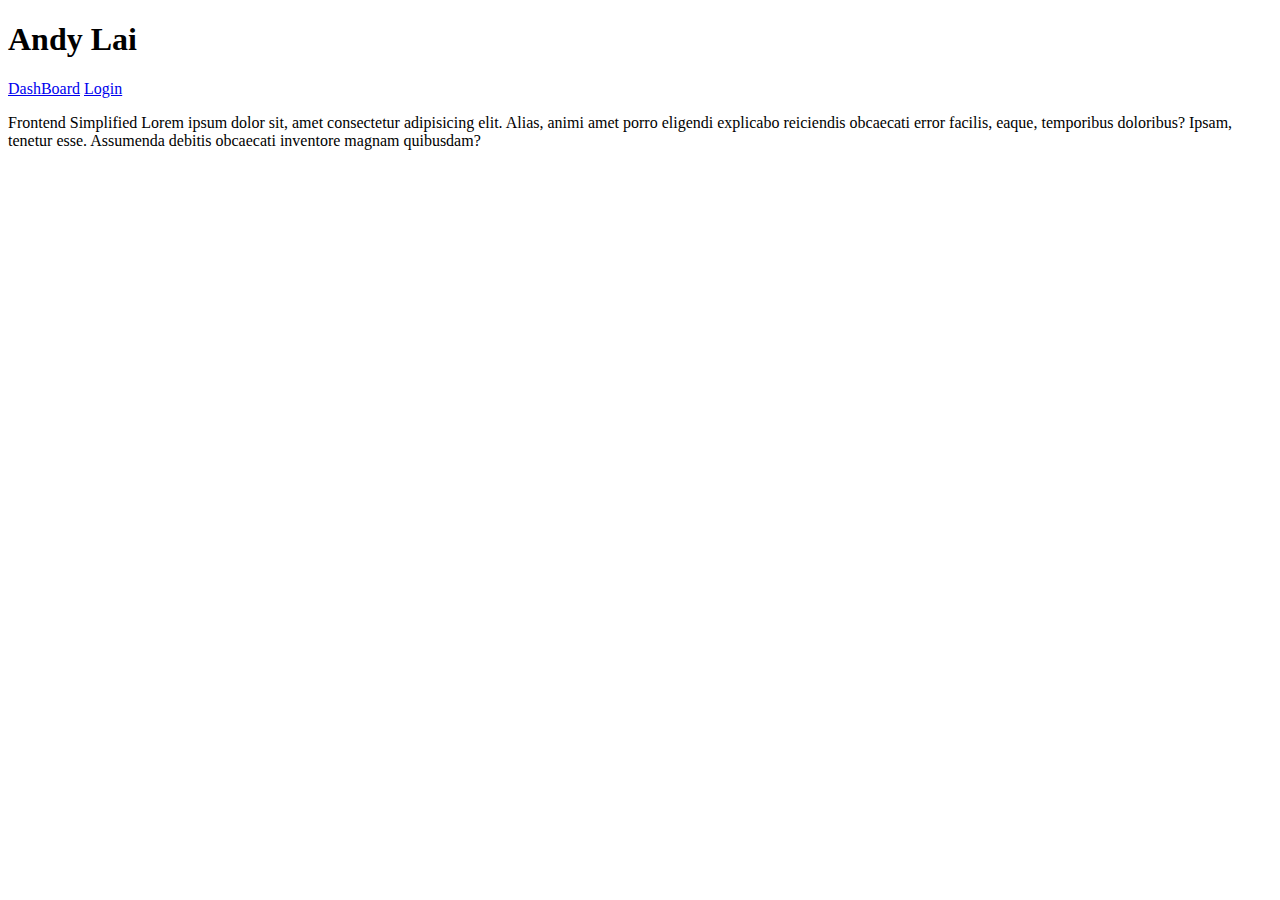
<file: index.html>
<!DOCTYPE html>
<html lang="en">
<head>
    <meta charset="UTF-8">
    <meta http-equiv="X-UA-Compatible" content="IE=edge">
    <meta name="viewport" content="width=device-width, initial-scale=1.0">
    <title>Document</title>
</head>
<body>
    <h1>Andy Lai</h1>
    <a href="/dashboard.html" target="_blank">DashBoard</a>
    <a href="/login.html" target="_blank">Login</a>
    <p>Frontend Simplified Lorem ipsum dolor sit, amet consectetur adipisicing elit. Alias, animi amet porro eligendi explicabo reiciendis obcaecati error facilis, eaque, temporibus doloribus? Ipsam, tenetur esse. Assumenda debitis obcaecati inventore magnam quibusdam?</p>
</body>
</html>
</file>
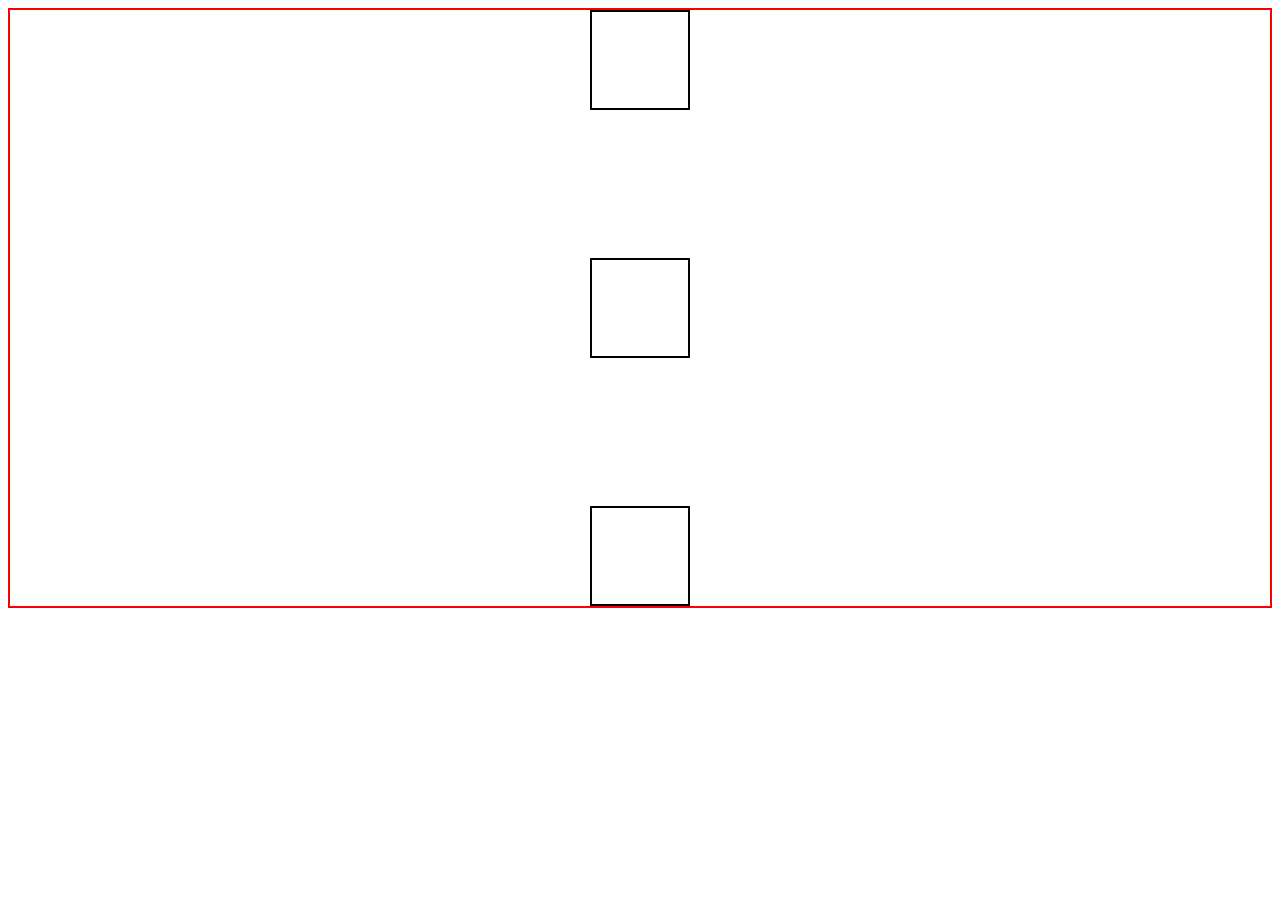
<file: CSS Layout/index.html>
<!DOCTYPE html>
<html lang="en">
<head>
    <meta charset="UTF-8">
    <meta http-equiv="X-UA-Compatible" content="IE=edge">
    <meta name="viewport" content="width=device-width, initial-scale=1.0">
    <title>Document</title>
    <link rel="stylesheet" href="./styles.css">
</head>
<body>
    <div class="container">
        
        <div class="box"></div>
        <div class="box"></div>
        <div class="box"></div>
    </div>
</body>
</html>
</file>
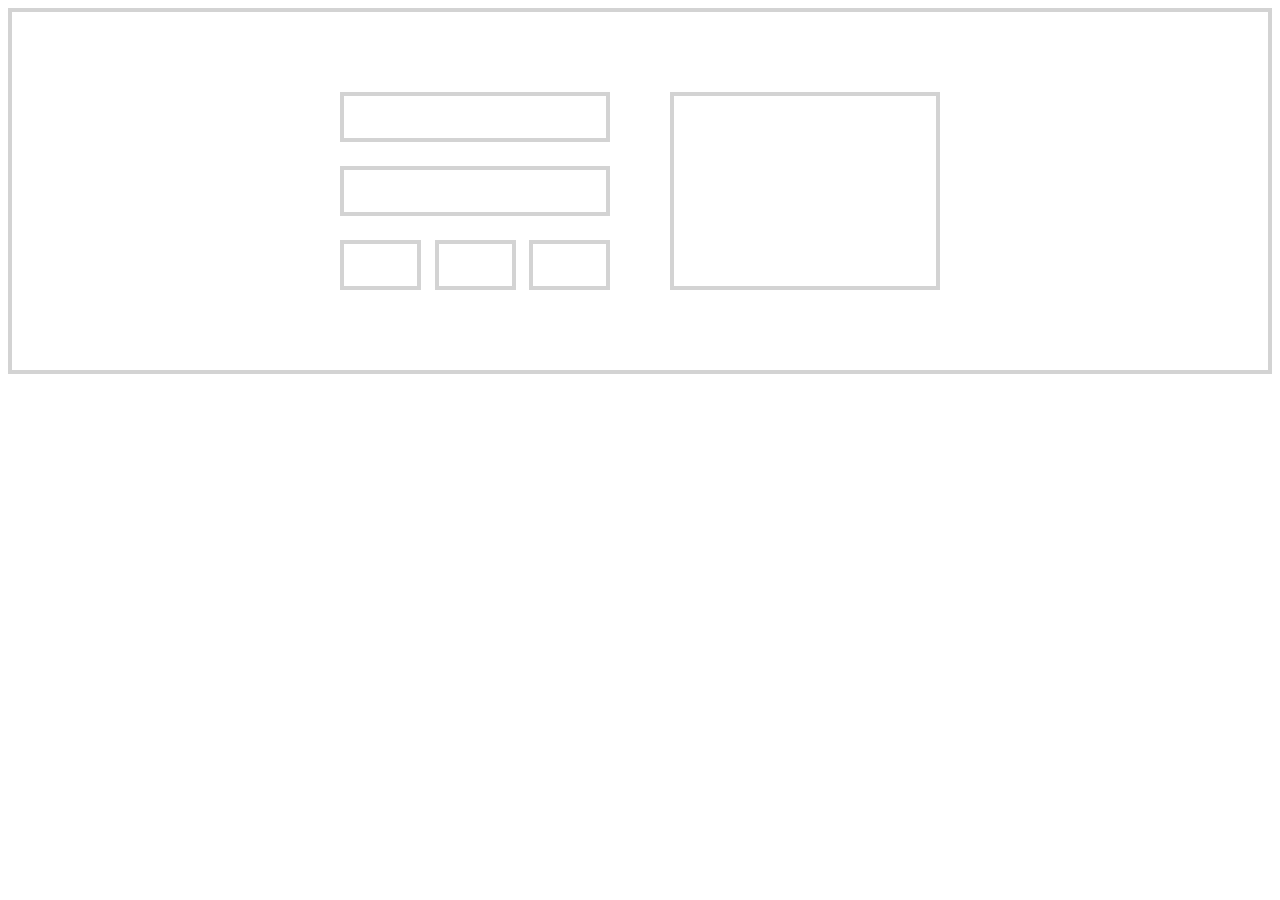
<file: CSS Practice/index.html>
<!DOCTYPE html>
<html lang="en">
  <head>
    <meta charset="UTF-8" />
    <meta http-equiv="X-UA-Compatible" content="IE=edge" />
    <meta name="viewport" content="width=, initial-scale=1.0" />
    <title>Document</title>
    <link rel="stylesheet" href="./styles.css" />
  </head>
  <body>
    <div class="container">
      <div class="row">
        <div class="box-wrapper">
          <div class="box box-small"></div>
          <div class="box box-small"></div>
          <div class="tiny-wrapper">
            <div class="box box-tiny"></div>
            <div class="box box-tiny"></div>
            <div class="box box-tiny"></div>
          </div>
        </div>
        <div class="box box-large"></div>
      </div>
    </div>
  </body>
</html>
</file>
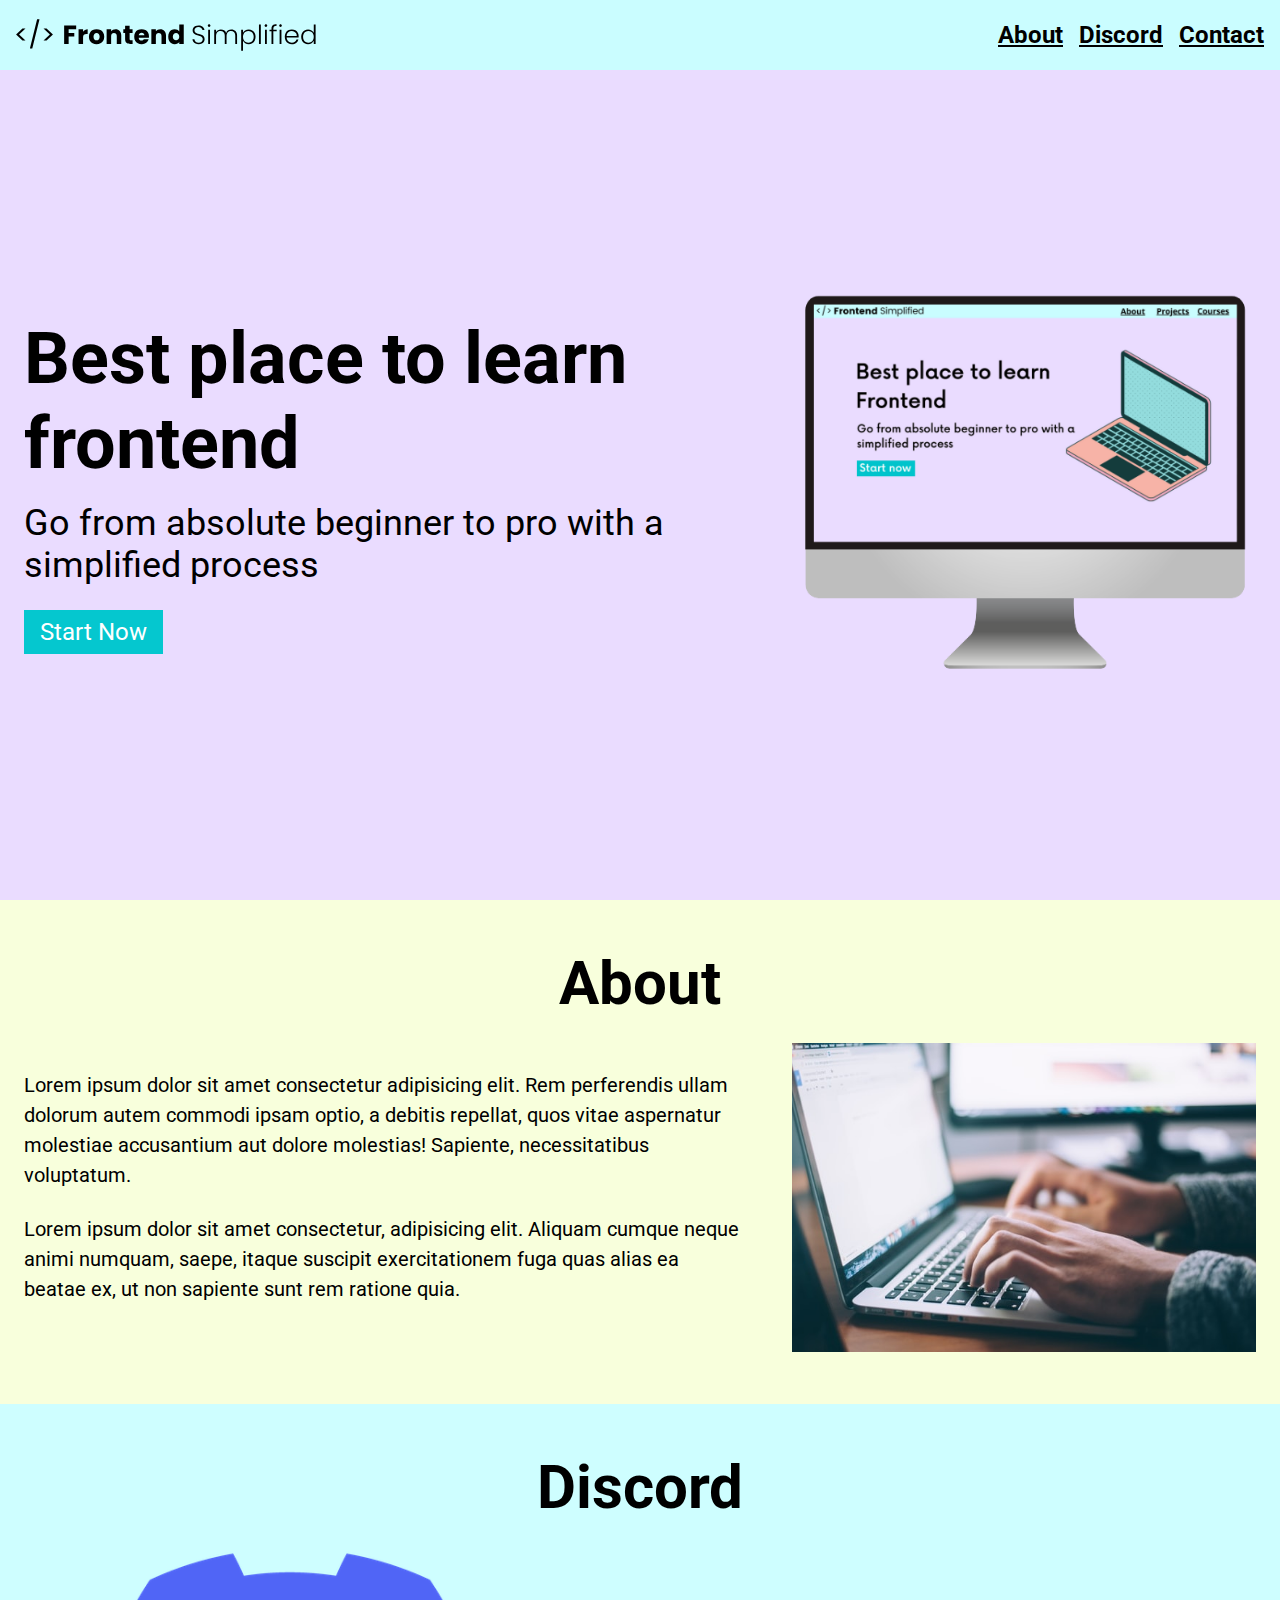
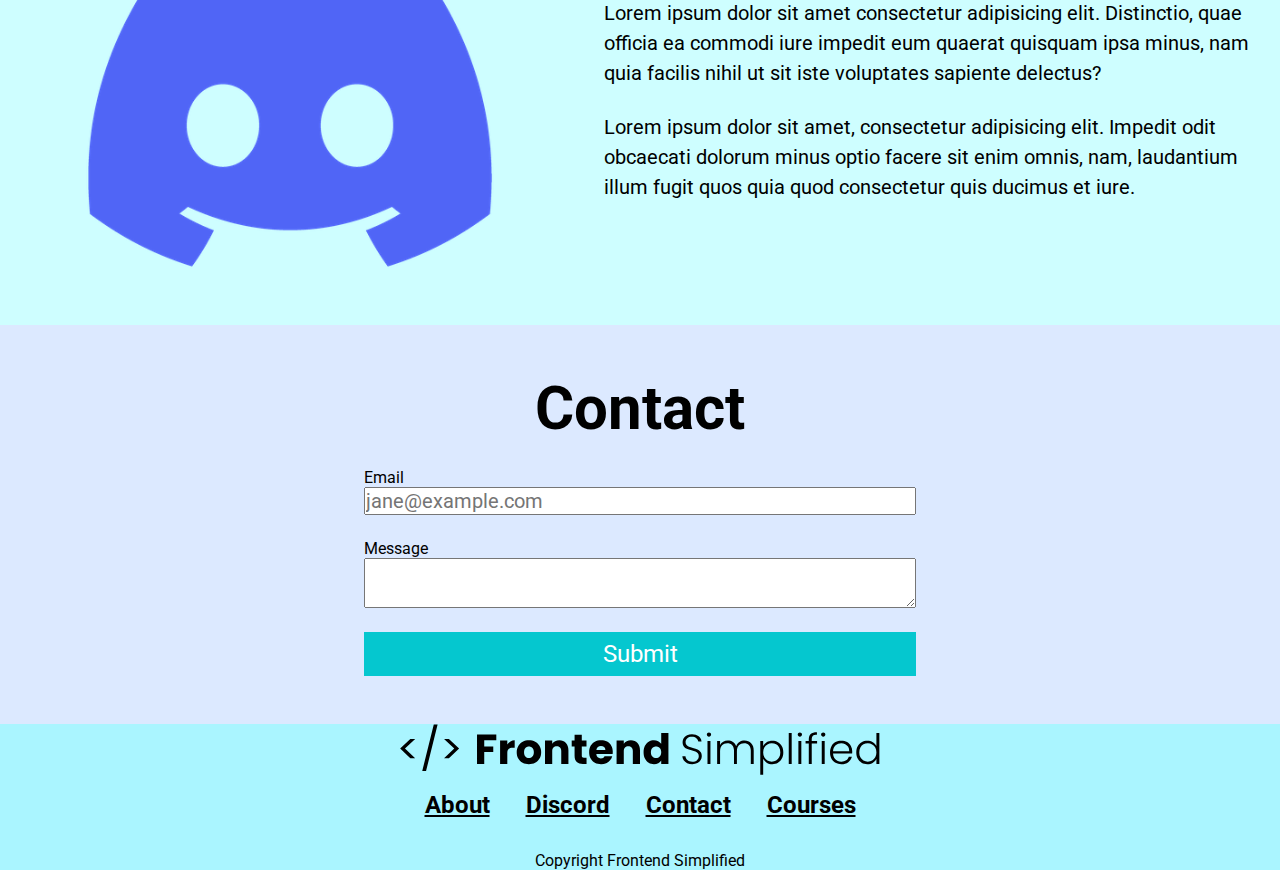
<file: HTML Mini Project/index.html>
<!DOCTYPE html>
<html lang="en">
  <head>
    <meta charset="UTF-8" />
    <meta http-equiv="X-UA-Compatible" content="IE=edge" />
    <meta name="viewport" content="width=device-width, initial-scale=1.0" />
    <title>Document</title>
    <link rel="stylesheet" href="./styles.css" />
  </head>
  <body>
    <section>
      <nav>
        <img src="./assets/FES.svg" class="logo" alt="" />
        <ul>
          <li><a href="#about">About</a></li>
          <li><a href="#discord">Discord</a></li>
          <li><a href="#contact">Contact</a></li>
        </ul>
      </nav>
      <header>
        <div class="row">
          <div class="home__description">
            <h1>Best place to learn frontend</h1>
            <p class="subheader">
              Go from absolute beginner to pro with a simplified process
            </p>
            <button class="home__description--button">Start Now</button>
          </div>
          <figure>
            <img src="./assets/laptop.png" alt="Home page image" />
          </figure>
        </div>
      </header>
    </section>
    <main>
      <section id="about">
        <h2>About</h2>
        <div class="row">
          <div class="section__description">
            <div class="section__description--wrapper">
              <p class="section__description--para">
                Lorem ipsum dolor sit amet consectetur adipisicing elit. Rem
                perferendis ullam dolorum autem commodi ipsam optio, a debitis
                repellat, quos vitae aspernatur molestiae accusantium aut dolore
                molestias! Sapiente, necessitatibus voluptatum.
              </p>
              <p class="section__description--para">
                Lorem ipsum dolor sit amet consectetur, adipisicing elit.
                Aliquam cumque neque animi numquam, saepe, itaque suscipit
                exercitationem fuga quas alias ea beatae ex, ut non sapiente
                sunt rem ratione quia.
              </p>
            </div>
            <figure class="about__img--wrapper">
              <img src="./assets/about.jpg" alt="" />
            </figure>
          </div>
        </div>
      </section>

      <section id="discord">
        <h2>Discord</h2>
        <div class="row">
          <div class="section__description">
            <figure>
              <img src="./assets/discord.png" alt="Discord" />
            </figure>
            <div class="section__description--wrapper">
              <p class="section__description--para">
                Lorem ipsum dolor sit amet consectetur adipisicing elit.
                Distinctio, quae officia ea commodi iure impedit eum quaerat
                quisquam ipsa minus, nam quia facilis nihil ut sit iste
                voluptates sapiente delectus?
              </p>
              <p class="section__description--para">
                Lorem ipsum dolor sit amet, consectetur adipisicing elit.
                Impedit odit obcaecati dolorum minus optio facere sit enim
                omnis, nam, laudantium illum fugit quos quia quod consectetur
                quis ducimus et iure.
              </p>
            </div>
          </div>
        </div>
      </section>
      <section id="contact">
        <h2>Contact</h2>
        <div class="row">
          <form action="">
            <label>Email</label>
            <input type="email" placeholder="jane@example.com" />

            <label>Message</label>
            <textarea type="text" placeholder=""></textarea>

            <button type="submit">Submit</button>
          </form>
        </div>
      </section>
    </main>
    <footer>
      <img class="footer__logo" src="./assets/FES.svg" alt="" />
      <div class="footer__links">
        <a class="footer__link" href="#about">About</a>
        <a class="footer__link" href="#discord">Discord</a>
        <a class="footer__link" href="#Contact">Contact</a>
        <a class="footer__link" href="">Courses</a>
      </div>
      <p>Copyright Frontend Simplified</p>
    </footer>
  </body>
</html>
</file>
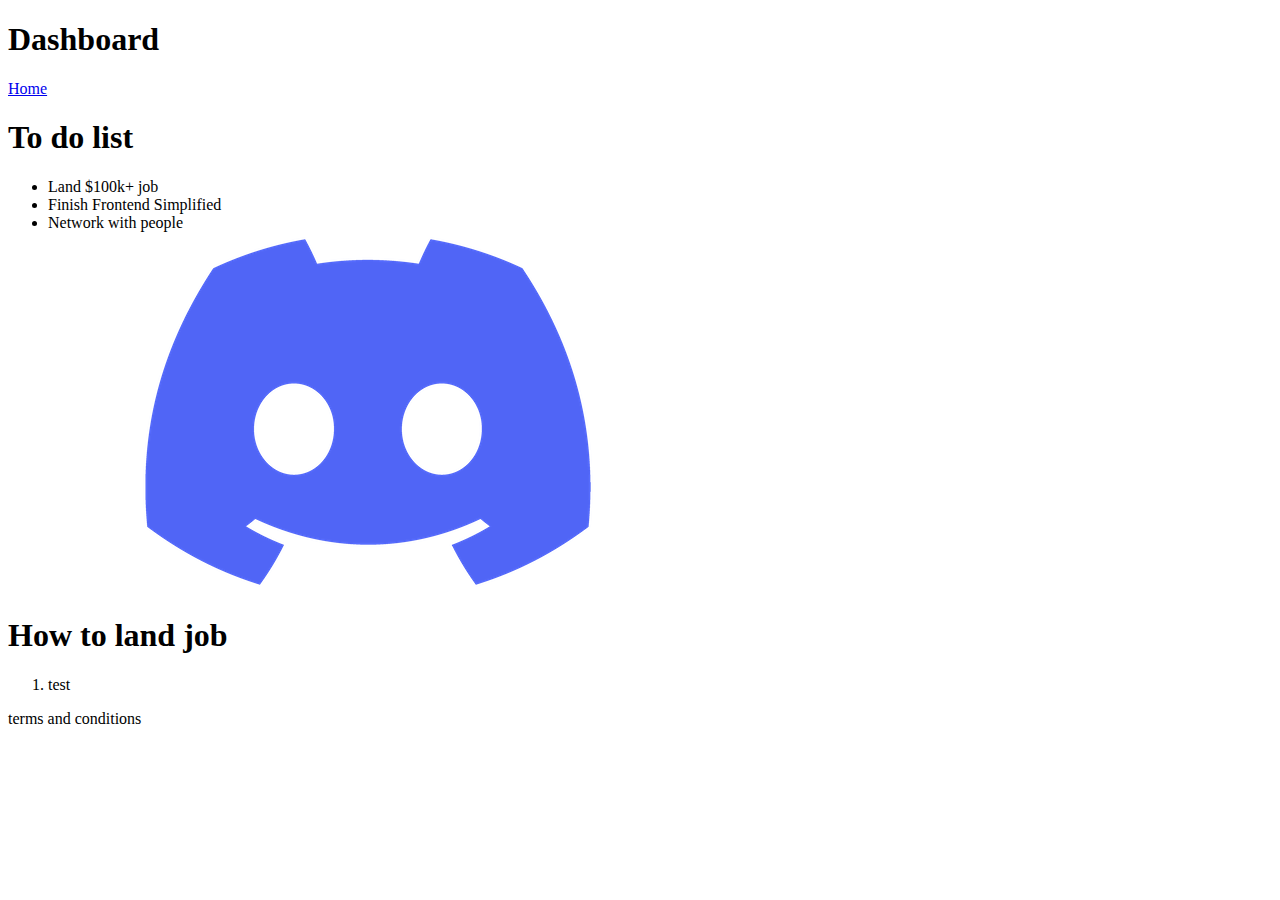
<file: dashboard.html>
<!DOCTYPE html>
<html lang="en">
  <head>
    <meta charset="UTF-8" />
    <meta http-equiv="X-UA-Compatible" content="IE=edge" />
    <meta name="viewport" content="width=device-width, initial-scale=1.0" />
    <title>Document</title>
  </head>
  <body>
    <nav>
      <h1>Dashboard</h1>
      <a href="/index.html">Home</a>
    </nav>
    <main>
      <section>
        <h1>To do list</h1>
        <ul>
          <li>Land $100k+ job</li>
          <li>Finish Frontend Simplified</li>
          <li>Network with people</li>
          <img src="./assets/dashboard/discord.png" alt="">
        </ul>
      </section>
      <section>
        <h1>How to land job</h1>
        <ol>
          <li>test</li>
        </ol>
      </section>
    </main>
    <footer>terms and conditions</footer>
  </body>
</html>
</file>
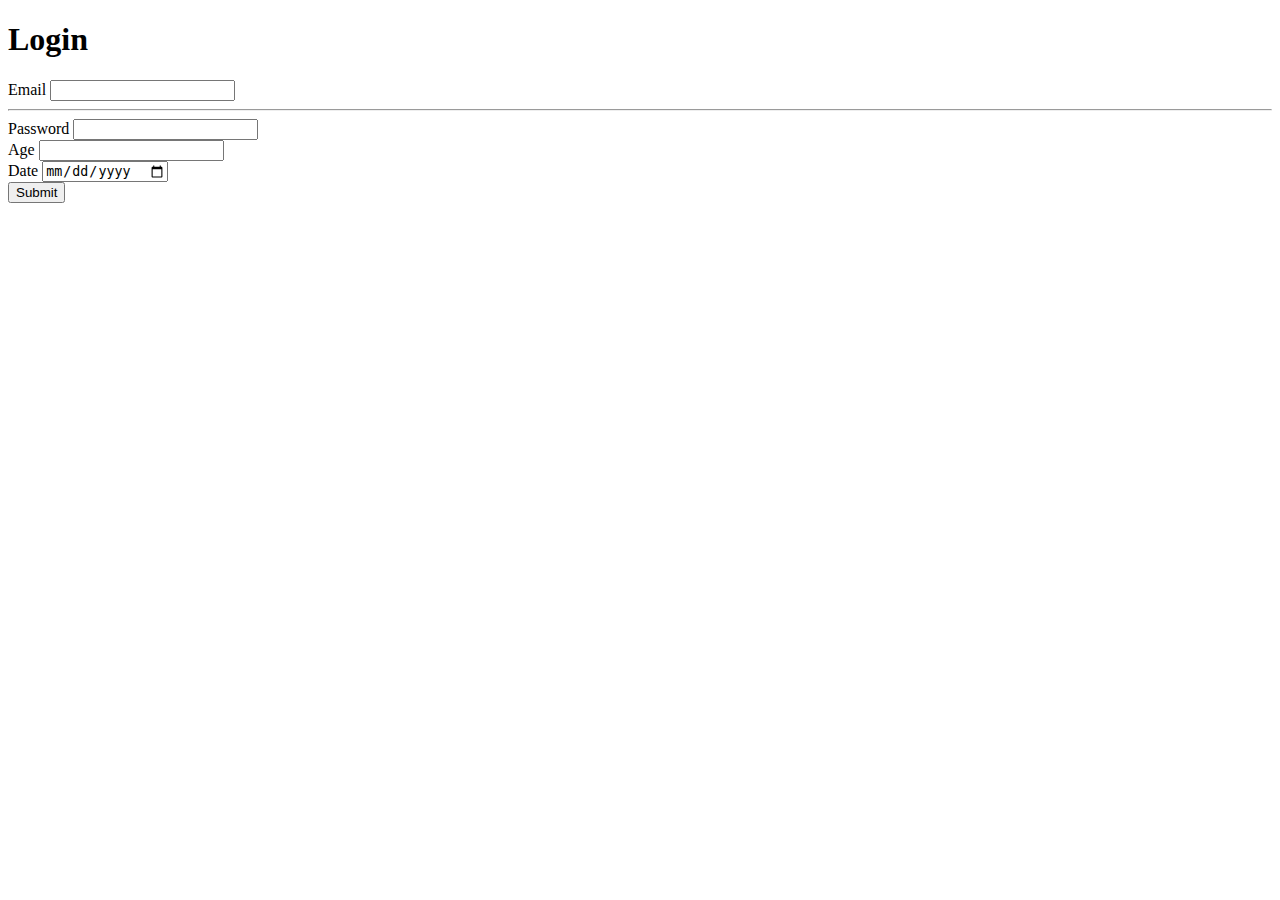
<file: login.html>
<!DOCTYPE html>
<html lang="en">
<head>
    <meta charset="UTF-8">
    <meta http-equiv="X-UA-Compatible" content="IE=edge">
    <meta name="viewport" content="width=device-width, initial-scale=1.0">
    <title>Document</title>
</head>
<body>
    <h1>Login</h1>
    <form>
        <div>
            <label for="">Email</label>
            <input type="email"/>
        </div>
        <hr>
        <div>
            <label for="">Password</label>
            <input type="password"/>
        </div>
        <div>
            <label for="">Age</label>
            <input type="number"/>
        </div>
        <div>
            <label for="">Date</label>
            <input type="date"/>
        </div>
        <button>Submit</button>
    </form>
</body>
</html>
</file>
<file: CSS Layout/styles.css>
* {box-sizing: border-box;}

.container {
    width: 100%;
    height: 600px;
    border: 2px solid red;
    display: flex;
    align-items: center;
    justify-content: space-between;
    flex-direction: column;
}

.box {
    width: 100px;
    height: 100px;
    border: 2px solid black;
    
}
</file>
<file: CSS Practice/styles.css>
* {
    box-sizing: border-box;
}

.container {
    border: 4px solid lightgrey;
    padding: 80px  24px 80px 24px;

}

.row {
    width: 100%;
    max-width: 600px;
    margin: 0 auto -24px auto;
    display: flex;
    justify-content: space-between;
}

.box-wrapper {
    width: 45%;
}

.tiny-wrapper {
    display: flex;
    justify-content: space-between;
}

.box {
    border: 4px solid lightgray;
    margin-bottom: 24px;
}
.box-small {
    height: 50px;
}

.box-tiny {
    width: 30%;
    height: 50px;
}

.box-large {
    width: 45%;
    
}
</file>
<file: HTML Mini Project/styles.css>
@import url('https://fonts.googleapis.com/css2?family=Roboto:wght@300;400;500;700&display=swap');

* {
    padding: 0;
    margin: 0;
    box-sizing: border-box;
    font-family: 'Roboto', sans-serif;
}

nav {
    height: 70px;
    display: flex;
    justify-content: space-between;
    align-items: center;
    padding: 0 16px;
    background-color: #cafdff;
}

header {
    background-color: #eadcff;
    height: calc(100vh - 70px);
    padding: 24px;
    display: flex;
    align-items: center;
    justify-content: center;
}

h1 {
    font-size: 72px;
}

.subheader {
    font-size: 36px ;
    margin: 16px 0 24px 0;
}

button {
    background-color: #05c7cf;
    color: white;
    padding: 8px 16px;
    font-size: 24px;
    border: none;
    cursor: pointer;
}

a {
    color: black;
    font-size: 24px;
    font-weight: 700;
}

.logo {
    width: 300px;
}

ul {
    display: flex;
}

li {
    list-style-type: none;
    padding-left: 16px;
}


.row {
    width: 100%;
    max-width: 1300px;
    display: flex;
    align-items: center;
    justify-content: center;
    margin: 0 auto;
}

#about,
#discord,
#contact,
#footer {
    padding: 48px 0;
    
}
/*

ABOUT

*/



#about {

    background-color: #f8ffdc;
}
h2{
    font-size: 60px;
    text-align: center;
    margin-bottom: 24px;
}

.section__description {
    display: flex;
    align-items: center;
    justify-content: center;
}

.about__img--wrapper {
    width: 40%;
    padding: 0 24px;
}

img {
    width: 100%;
}

.section__description--wrapper {
    width: 60%;
    padding: 0 24px;
}

.section__description--para {
    font-size: 20px;
    line-height: 1.5;
    margin-bottom: 24px;
}

/*

DISCORD

*/

#discord {
    background-color: #cefeff;
}

/*

CONTACT

*/

#contact {
    background-color: #dce9ff;
    
}

form {
    width: 100%;
    max-width: 600px;
    display: flex;
    flex-direction: column;
    margin: 0 auto;
    padding: 0 24px;
}

input,
textarea {
    margin-bottom: 24px;
    font-size: 20px;
}

/*

FOOTER

*/

footer {
    background-color: #aaf5ff;
    display: flex;
    flex-direction: column;
    align-items: center;
}

.footer__logo {
    max-width: 480px;
    margin-bottom: 16px;
}

.footer__links {
    margin-bottom: 32px;
}

.footer__link {
    padding: 0 16px;
}

/*
SMALL PHONES, TABLETS, LARGE SMARTPHONES
*/
@media (max-width: 728px) {
    .row {
        flex-direction: column;
    }

    .home__description {
        margin-bottom: 24px;
        display: flex;
        flex-direction: column;
        align-items: center;
    }
    
    .home__description--button {
        max-width: 240px;
    }

    h1 {
        text-align: center;
        font-size: 60px;
    }

    .subheader {
        text-align: center;
        font-size: 28px;
    }

    ul {
        display: none;
    }

    .section__description {
        flex-direction: column;
    }

    .section__description--wrapper {
        width: 100%;
    }

    .about__img--wrapper {
        width: 100%;
    }

    #discord .section__description {
        flex-direction: column-reverse;
    }

    footer {
        padding: 48px 24px
    }

    .footer__logo {
        max-width: 360px;
    }

    .footer__link {
        padding: 0 4px;
        font-size: 18px;
    }

    .footer__links {
        margin-bottom: 24px;
    }
}
</file>
